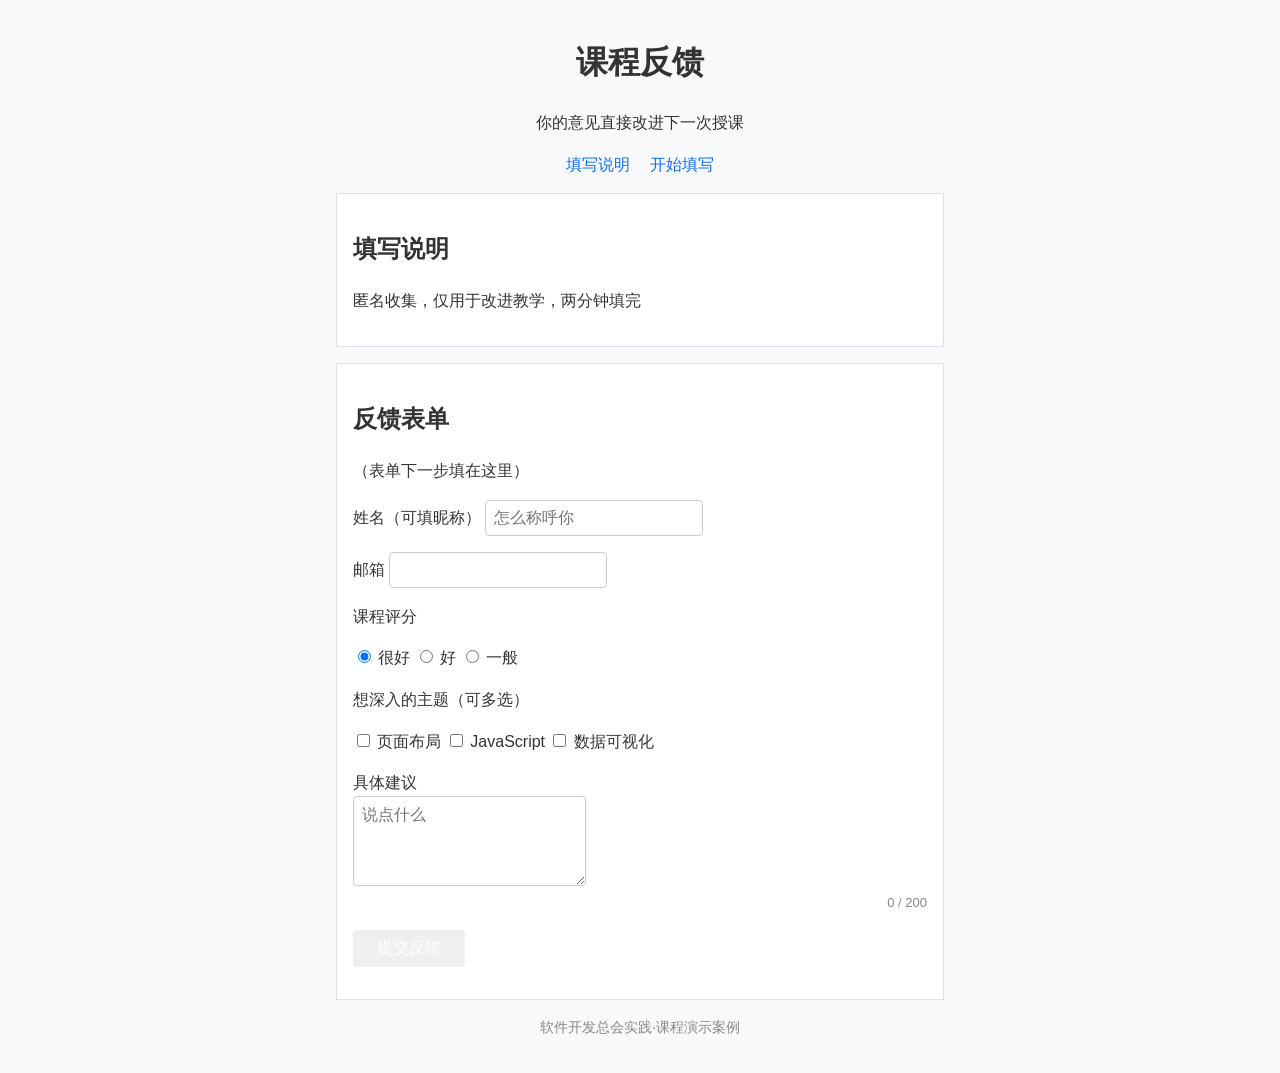
<file: index.html>
<!DOCTYPE html>
<html lang="zh-CN">
<head>
    <meta charset="UTF-8">
    <meta name="viewport" content="width=device-width, initial-scale=1.0">
    <title>课程反馈</title>
    <link rel="stylesheet" href="css/style.css">
</head>
<body>
    <header>
        <h1>课程反馈</h1>
        <p>你的意见直接改进下一次授课</p>
    </header>
    <nav>
        <a href="#intro">填写说明</a>
        <a gref="#form">开始填写</a>
    </nav>
    <main>
        <section id="intro">
            <h2>填写说明</h2>
            <p>匿名收集，仅用于改进教学，两分钟填完</p>
        </section>
        <section id="form">
            <h2>反馈表单</h2>
            <p>（表单下一步填在这里）</p>
            <form action="#" method="get">
                <p>
                    <label for="name">姓名（可填昵称）</label>
                    <input type="text" id="name" name="name" placeholder="怎么称呼你" required>
                </p>
                <p>
                    <label for="mail">邮箱</label>
                    <input type="email" id="mail" name="mail" required>
                </p>
                <p>课程评分</p>
                <p>
                    <label>
                        <input type="radio" name="score" value="5" checked> 很好</label>
                    <label>
                        <input type="radio" name="score" value="4"> 好
                    </label>
                    <label>
                        <input type="radio" name="score" value="3"> 一般
                    </label>
                </p>
                <p>想深入的主题（可多选）</p>
                <p>
                    <label>
                        <input type="checkbox" name="topic" value="layout"> 页面布局
                    </label>
                    <label>
                        <input type="checkbox" name="topic" value="2"> JavaScript
                    </label>
                    <label>
                        <input type="checkbox" name="topic" value="3"> 数据可视化
                    </label>
                </p>
                <p>
                    <label for="advice">具体建议</label><br>
                    <textarea id="advice" name="advice" rows="4" maxlength="200" placeholder="说点什么"></textarea>
                    <span id="advice-count" class="char-count">0 / 200</span>
                </p>
                <p>
                    <button type="submit">提交反馈</button>
                </p>
            </form>
        </section>
    </main>
    <footer>
        <p>软件开发总会实践·课程演示案例</p>
    </footer>
    <script>
        const advice = document.getElementById('advice');
        const count = document.getElementById('advice-count');
        const MAX = advice.maxLength;
        function updateCount() {
            const len = advice.value.length;
            count.textContent = len + ' / ' + MAX;
            count.classList.toggle('warn', len >= MAX * 0.9);
            count.classList.toggle('full', len >= MAX);
        }
        advice.addEventListener('input', updateCount);
    </script>
</body>
</html>
</file>
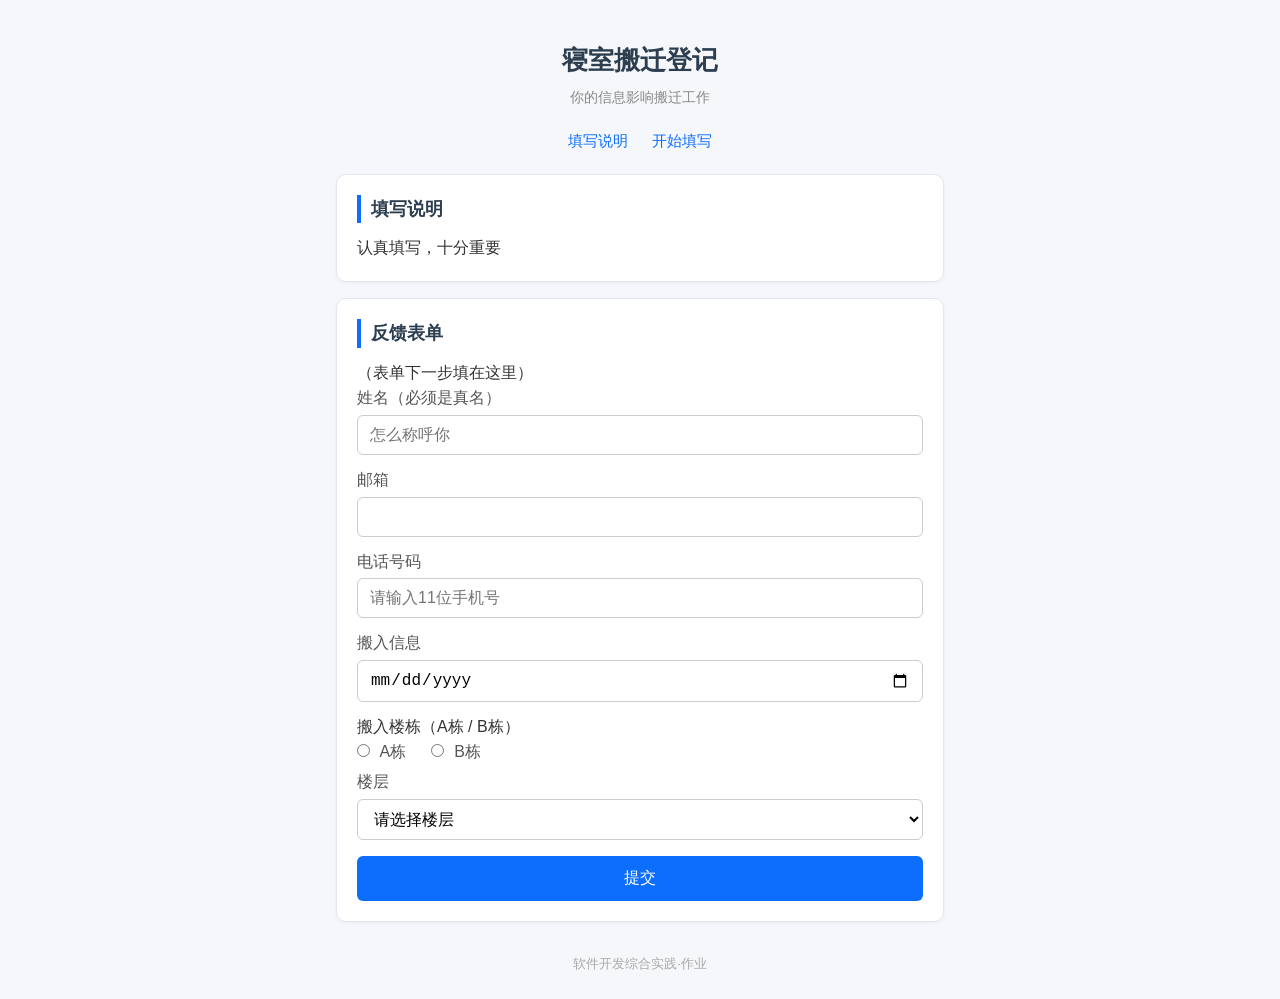
<file: collect-form/index.html>
<!DOCTYPE html>
<html lang="zh-CN">
    <head>
        <meta charset="UTF-8">
        <meta name="viewport" content="width=device-width, initial-scale=1.0">
        <title>寝室搬迁登记</title>
        <link rel="stylesheet" href="css/style.css">
    </head>
    <body>
        <header>
            <h1>寝室搬迁登记</h1>
            <p>你的信息影响搬迁工作</p>
        </header>
        <nav>
            <a href="#intro">填写说明</a>
            <a href="#form">开始填写</a>
        </nav>
        <main>
            <section id="intro">
                <h2>填写说明</h2>
                <P>认真填写，十分重要</P>
            </section>
            <section id="form">
                <h2>反馈表单</h2>
                <p>（表单下一步填在这里）</p>
                <form action="#" method="get">
                <p>
                    <label for="name">姓名（必须是真名）</label>
                    <input type="text" id="name" name="name" placeholder="怎么称呼你" required>
                </p>
                <p>
                    <label for="mail">邮箱</label>
                    <input type="email" id="mail" name="mail" required>
                </p>
                <p>
                    <label for="phone">电话号码</label>
                    <input type="number" id="phone" name="phone" min="10000000000" max="99999999999" placeholder="请输入11位手机号" required>
                </p>
                <p>
                    <label for="date">搬入信息</label>
                    <input type="date" id="date" name="date" required>
                </p>
                <p>搬入楼栋（A栋 / B栋）</p>
                <p>
                    <label>
                        <input type="radio" name="building" value="A" required> A栋
                    </label>
                    <label>
                        <input type="radio" name="building" value="B"> B栋
                    </label>
                </p>
                <p>
                    <label for="floor">楼层</label>
                    <select id="floor" name="floor" required>
                        <option value="">请选择楼层</option>
                        <option value="1">1层</option>
                        <option value="2">2层</option>
                        <option value="3">3层</option>
                        <option value="4">4层</option>
                        <option value="5">5层</option>
                        <option value="6">6层</option>
                    </select>
                </p>
                <p>
                    <button type="submit">提交</button>
                </p>
            </form>    
            </section>
        </main>
        <footer>
            <p>软件开发综合实践·作业</p>
        </footer>
    </body>
</html>
</file>
<file: css/style.css>
* {
    box-sizing: border-box;
}
 body {
    font-family: "Microsoft YaHei", "PingFang SC", sans-serif;
    color: #333;
    line-height: 1.6;
    background-color: #f8f9fa;
    max-width:640px;
    margin: 0 auto;
    padding: 16px;
 }

 header {
    text-align: center;
 }

 nav {
    text-align: center;
    margin-bottom: 16px;
 }

 nav a {
    color: #0d6efd;
    text-decoration: none;
    margin: 0 8px;
 }

 section {
    background: #fff;
    border: 1px solid #dee2e6;
    border-padius: 8px;
    padding: 16px;
    margin-bottom: 16px;
 }

 input, textarea, select, button {
    font-size:16px;
    padding: 8px;
    border: 1px solid #ccc;
    border-radius: 4px;
 }

 button{
    backgroud:#0d6efd;
    color: #fff;
    border: none;
    padding: 8px 24px;
 }

 footer {
    text-align: center;
    color: #888;
    font-size: 14px;
 }

 .char-count {
    display: block;
    text-align: right;
    color: #888;
    font-size: 13px;
 }

 .char-count.warn {
    color: #f0ad4e;
 }

 .char-count.full {
    color: #d9534f;
 }
</file>
<file: collect-form/css/style.css>
/* ===== 基础重置与页面骨架 ===== */
* {
    box-sizing: border-box;
    margin: 0;
}

body {
    font-family: "Microsoft YaHei", "PingFang SC", sans-serif;
    color: #333;
    line-height: 1.6;
    background-color: #f5f7fa;
    max-width: 640px;
    margin: 0 auto;
    padding: 16px;
}

/* ===== 顶部标题与导航 ===== */
header {
    text-align: center;
    padding: 24px 0 8px;
}

header h1 {
    font-size: 26px;
    color: #2c3e50;
    margin-bottom: 4px;
}

header p {
    color: #888;
    font-size: 14px;
}

nav {
    text-align: center;
    margin: 12px 0 20px;
}

nav a {
    color: #0d6efd;
    text-decoration: none;
    margin: 0 10px;
    font-size: 15px;
}

nav a:hover {
    text-decoration: underline;
}

/* ===== 卡片式内容区 ===== */
section {
    background: #fff;
    border: 1px solid #e3e8ef;
    border-radius: 10px;
    padding: 20px;
    margin-bottom: 16px;
    box-shadow: 0 1px 3px rgba(0, 0, 0, 0.05);
}

section h2 {
    font-size: 18px;
    color: #2c3e50;
    margin-bottom: 12px;
    padding-left: 10px;
    border-left: 4px solid #0d6efd;
}

/* ===== 表单控件 ===== */
label {
    display: block;
    margin-bottom: 4px;
    font-size: 14px;
    color: #555;
}

input[type="text"],
input[type="email"],
input[type="number"],
input[type="date"],
select {
    width: 100%;
    font-size: 16px;
    padding: 10px 12px;
    border: 1px solid #ccc;
    border-radius: 6px;
    background-color: #fff;
    margin-bottom: 12px;
}

input:focus,
select:focus {
    outline: none;
    border-color: #0d6efd;
    box-shadow: 0 0 0 3px rgba(13, 110, 253, 0.15);
}

/* 单选组保持横向排列 */
p > label {
    display: inline-block;
    margin-right: 20px;
    font-size: 16px;
}

input[type="radio"] {
    margin-right: 6px;
    accent-color: #0d6efd;
}

button {
    width: 100%;
    background-color: #0d6efd;
    color: #fff;
    font-size: 16px;
    border: none;
    border-radius: 6px;
    padding: 12px;
    cursor: pointer;
    margin-top: 4px;
}

button:hover {
    background-color: #0b5ed7;
}

/* ===== 页脚 ===== */
footer {
    text-align: center;
    color: #aaa;
    font-size: 13px;
    padding: 16px 0 8px;
}
</file>
